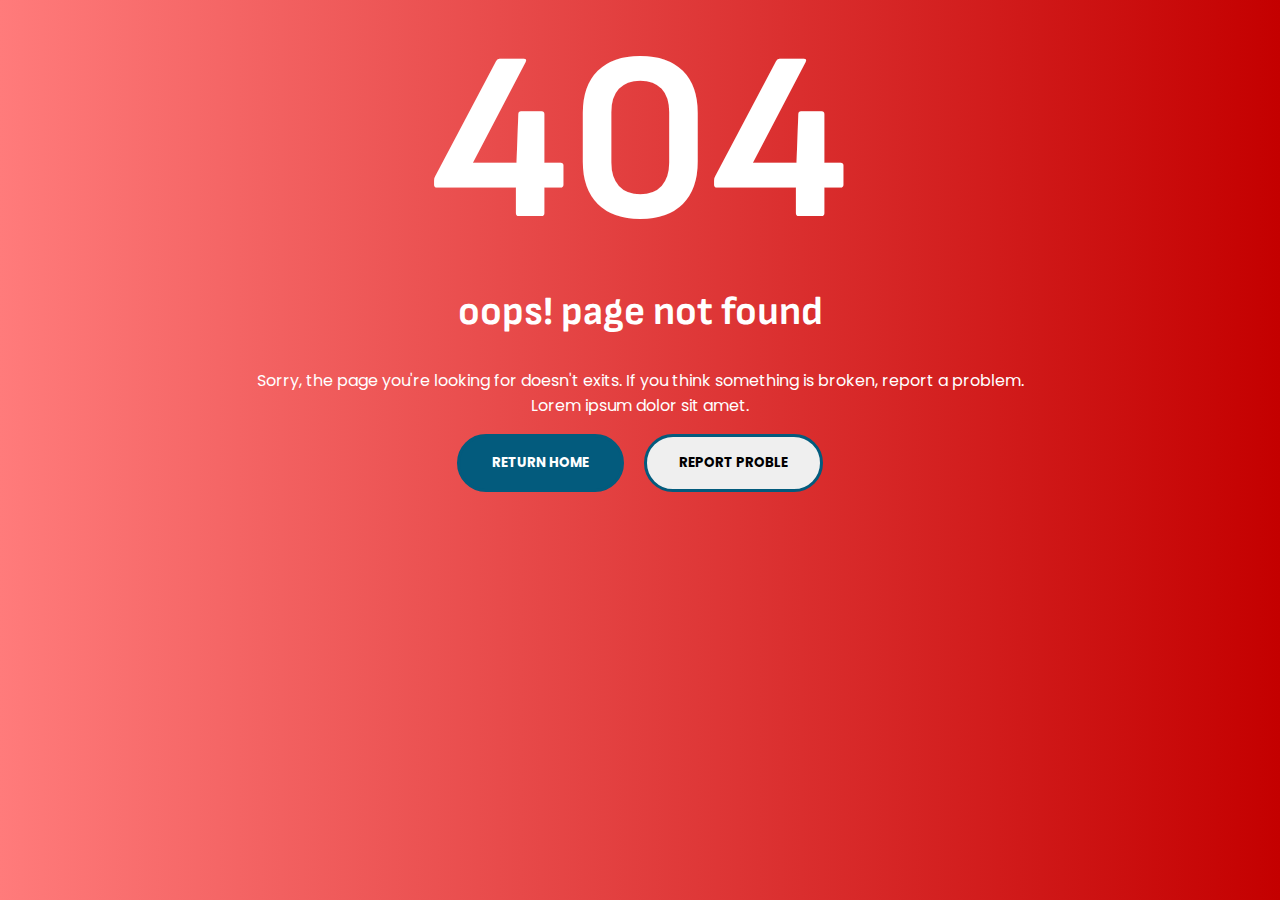
<file: Error-404/index.html>
<!DOCTYPE html>
<html lang="en">

<head>
    <meta charset="UTF-8">
    <meta http-equiv="X-UA-Compatible" content="IE=edge">
    <meta name="viewport" content="width=device-width, initial-scale=1.0">
    <link rel="stylesheet" href="style.css">
    <link rel="stylesheet" href="Responcive.css">
    <title> 404 Page Not Found </title>
</head>

<body>

    <section id="container">
        <h1 class="heading"> 404 </h1>
        <h3 class="sub-heading">oops! page not found</h3>
        <article>
            Sorry, the page you're looking for doesn't exits. If you think something is broken, report a problem.
            <p>Lorem ipsum dolor sit amet.</p>
        </article>
        <div class="buttons">
            <button class="btn active" id="home">return home</button>
            <button class="btn" id="report">report proble</button>
        </div>
    </section>

</body>
</html>
</file>
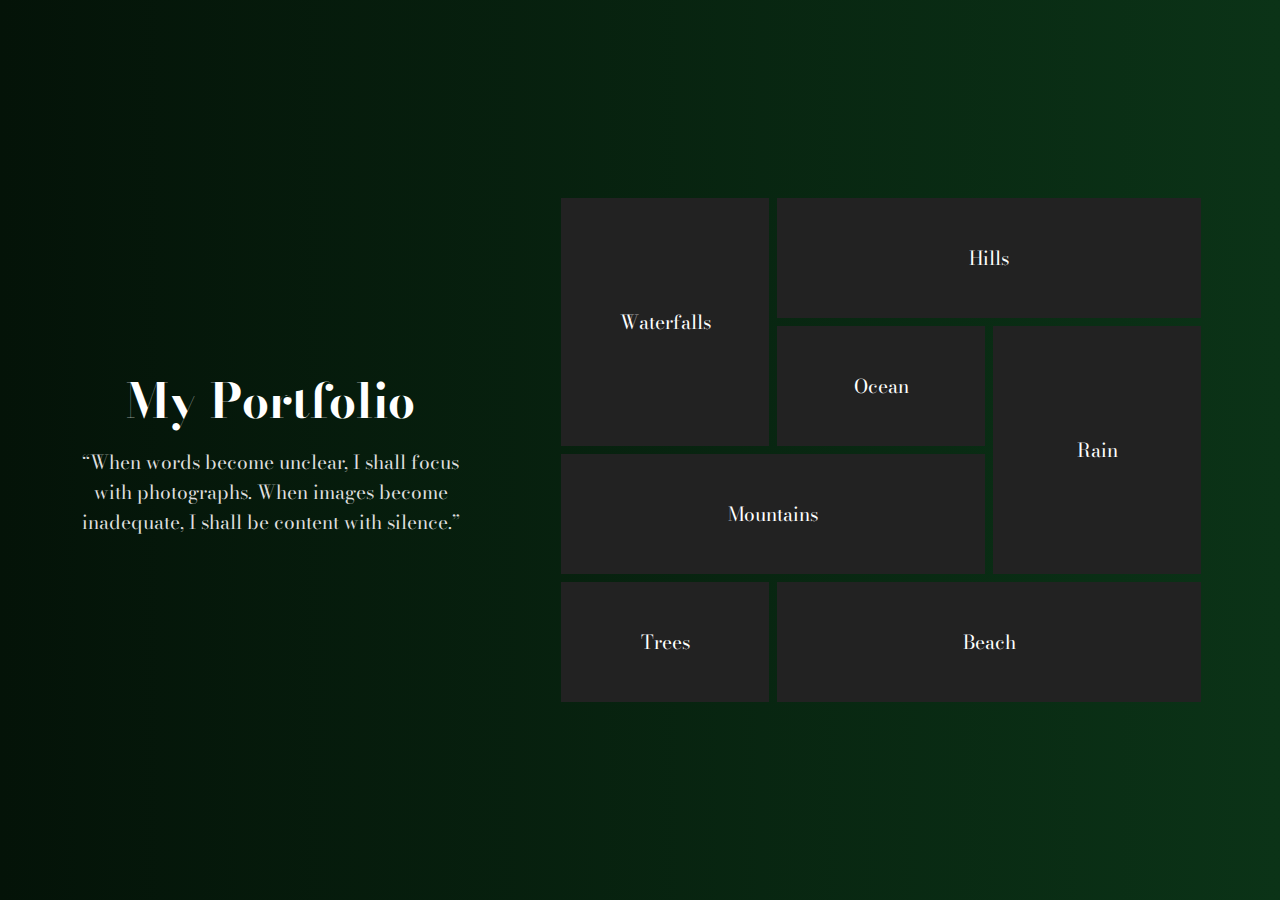
<file: grid-portfolio/index.html>
<!DOCTYPE html>
<html lang="en">

<head>
    <meta charset="UTF-8">
    <meta name="viewport" content="width=device-width, initial-scale=1.0">
    <title>grid-portfolio</title>
    <link rel="stylesheet" href="style.css">
</head>

<body>
    <div class="container">
        <div class="left-text">
            <h2 class="heading">My Portfolio</h2>
            <p class="subheading">“When words become unclear, I shall focus with photographs. When images become
                inadequate, I shall be content with silence.”</p>
        </div>
        <div class="gallery">
            <div class="box row-2"
                style="background-image: url(https://plus.unsplash.com/premium_photo-1669863283335-9370289707d7?q=80&w=1376&auto=format&fit=crop&ixlib=rb-4.0.3&ixid=M3wxMjA3fDB8MHxwaG90by1wYWdlfHx8fGVufDB8fHx8fA%3D%3D);">
                Waterfalls</div>
            <div class="box col-2"
                style="background-image: url(https://images.unsplash.com/photo-1439362204303-f36d565c4186?w=500&auto=format&fit=crop&q=60&ixlib=rb-4.0.3&ixid=M3wxMjA3fDB8MHxzZWFyY2h8MTJ8fGhpbGxzfGVufDB8fDB8fHww);">
                Hills</div>
            <div class="box"
                style="background-image: url(https://plus.unsplash.com/premium_photo-1667424094018-d54ce121be62?w=500&auto=format&fit=crop&q=60&ixlib=rb-4.0.3&ixid=M3wxMjA3fDB8MHxzZWFyY2h8NXx8b2NlYW58ZW58MHx8MHx8fDA%3D);">
                Ocean</div>
            <div class="box row-2"
                style="background-image: url(https://images.unsplash.com/photo-1518173946687-a4c8892bbd9f?w=500&auto=format&fit=crop&q=60&ixlib=rb-4.0.3&ixid=M3wxMjA3fDB8MHxzZWFyY2h8MTR8fG5hdHVyZXxlbnwwfHwwfHx8MA%3D%3D);">
                Rain</div>
            <div class="box col-2"
                style="background-image: url(https://images.unsplash.com/photo-1505765050516-f72dcac9c60e?w=500&auto=format&fit=crop&q=60&ixlib=rb-4.0.3&ixid=M3wxMjA3fDB8MHxzZWFyY2h8Mjh8fG5hdHVyZXxlbnwwfHwwfHx8MA%3D%3D);">
                Mountains</div>
            <div class="box"
                style="background-image: url(https://images.unsplash.com/photo-1426604966848-d7adac402bff?q=80&w=1470&auto=format&fit=crop&ixlib=rb-4.0.3&ixid=M3wxMjA3fDB8MHxwaG90by1wYWdlfHx8fGVufDB8fHx8fA%3D%3D);">
                Trees</div>
            <div class="box col-2"
                style="background-image: url(https://images.unsplash.com/photo-1507525428034-b723cf961d3e?w=500&auto=format&fit=crop&q=60&ixlib=rb-4.0.3&ixid=M3wxMjA3fDB8MHxzZWFyY2h8M3x8YmVhY2h8ZW58MHx8MHx8fDA%3D);">
                Beach</div>
        </div>
    </div>
</body>

</html>
</file>
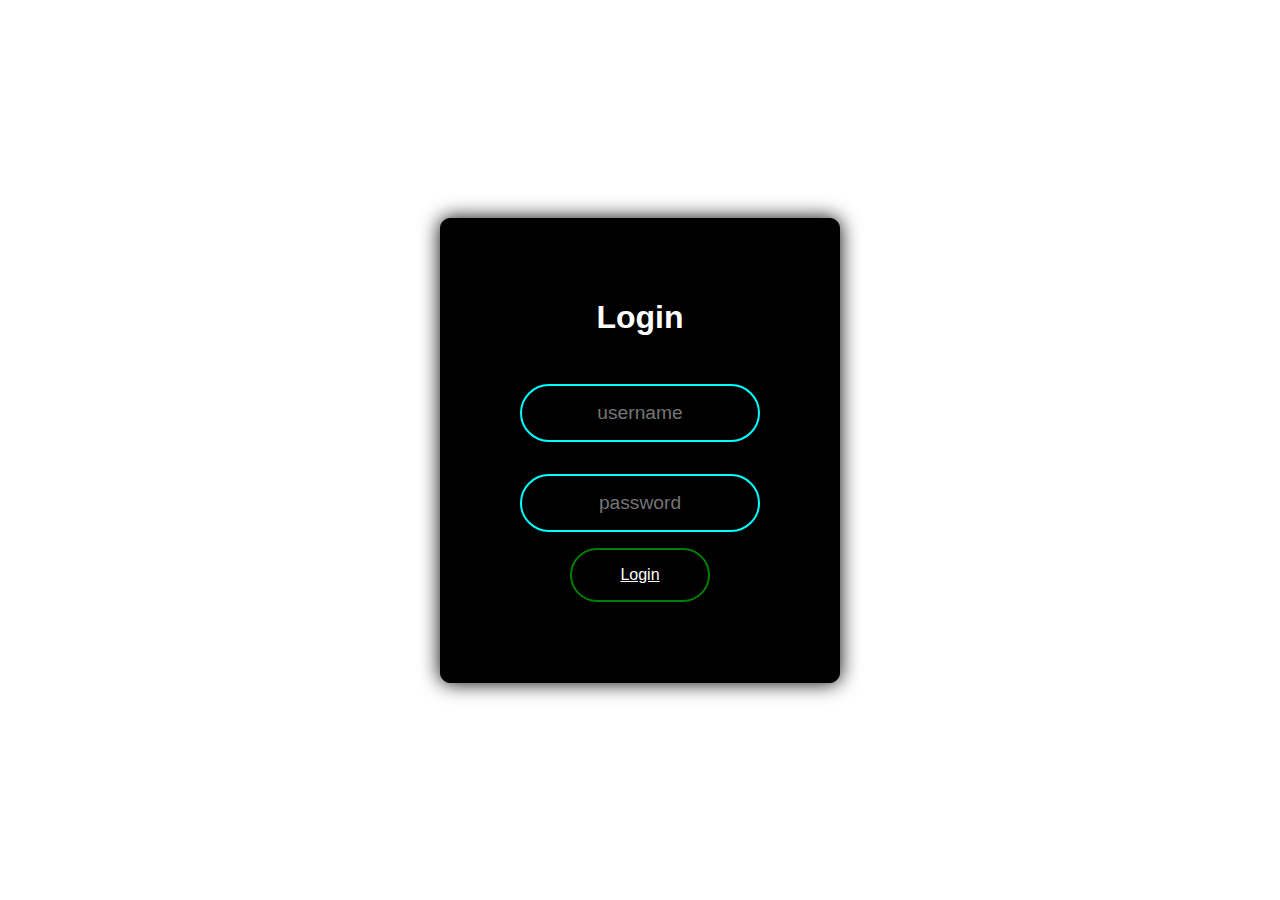
<file: login-page/index.html>
<!DOCTYPE html>
<html lang="en">

<head>
    <meta charset="UTF-8">
    <meta http-equiv="X-UA-Compatible" content="IE=edge">
    <meta name="viewport" content="width=device-width, initial-scale=1.0">
    <title> Animated Login Form </title>
    <link rel="stylesheet" href="style.css">
</head>

<body>

    <div class="form-container">
        <h2 class="login-title"> Login </h2>
        <input type="text" name="text" class="userName" placeholder="username">
        <input type="password" name="password" class="userPassword" placeholder="password">
        <button class="loginBtn"> Login </button>
    </div>

    <!-- Animated Login form using HTML and CSS by raju_webdev -->
</body>
</html>
</file>
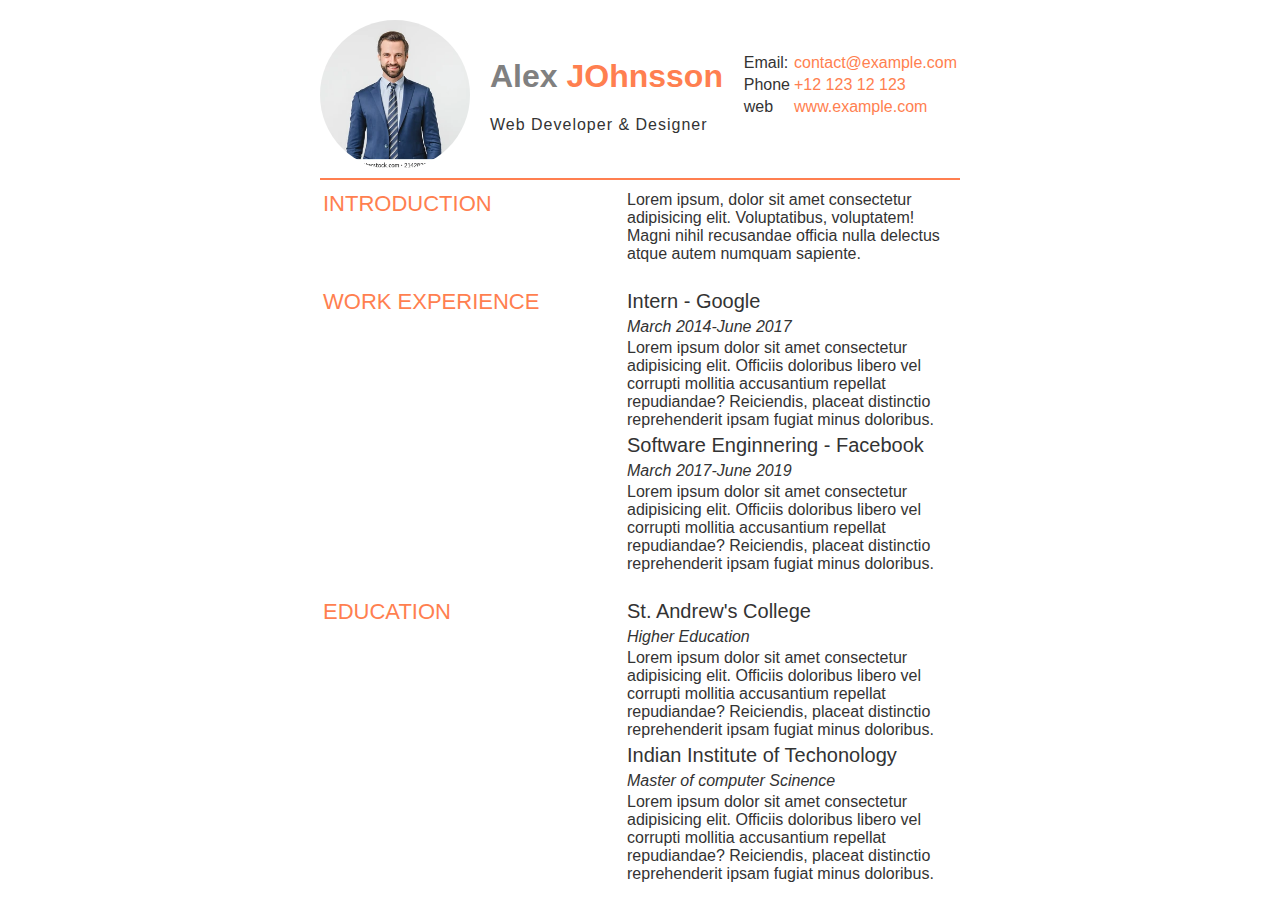
<file: portfolio/index.html>
<!DOCTYPE html>
<html lang="en">

<head>
    <meta charset="UTF-8">
    <meta name="viewport" content="width=device-width, initial-scale=1.0">
    <title>Document</title>
    <link rel="stylesheet" href="style.css">
</head>

<body>
    <div class="header">
        <!-- header -->
        <img class="face" src="portrait.webp">
        <div class="title">
            <h1 class="name">Alex <span class="coral">JOhnsson</span></h1>
            <div class="qualification">Web Developer & Designer</div>
        </div>

        <table>
            <tr>
                <td>Email:</td>
                <td class="coral">contact@example.com</td>
            </tr>
            <tr>
                <td>Phone</td>
                <td class="coral">+12 123 12 123</td>
            </tr>
            <tr>
                <td>web</td>
                <td class="coral">www.example.com</td>
            </tr>

        </table>
    </div>
    <!-- header Done -->

    <hr class="hrline">

    <table>
        <tr>
            <td class="table-heading">
                <div class="table-props">INTRODUCTION</div>
            </td>
            <td>Lorem ipsum, dolor sit amet consectetur adipisicing elit. Voluptatibus, voluptatem! Magni nihil
                recusandae officia nulla delectus atque autem numquam sapiente.</td>
        </tr>
    </table>

    <!-- Work Experience -->
    <table class="marginfix">
        <tr>
            <td class="table-heading">
                <div class="table-props">WORK EXPERIENCE</div>
            </td>
            <td>
                <div class="jobheading">Intern - Google</div>
                <div class="jobduration"><i>March 2014-June 2017</i></div>
                <div class="jobdescription">Lorem ipsum dolor sit amet consectetur adipisicing elit. Officiis doloribus libero vel corrupti
                    mollitia
                    accusantium repellat repudiandae? Reiciendis, placeat distinctio reprehenderit ipsam fugiat minus
                    doloribus.</div>
            </td>
        </tr>
        <tr>
            <td></td>
            <td>
                <div class="jobheading">Software Enginnering - Facebook</div>
                <div class="jobduration"><i>March 2017-June 2019</i></div>
                <div class="jobdescription">Lorem ipsum dolor sit amet consectetur adipisicing elit. Officiis doloribus libero vel corrupti
                    mollitia
                    accusantium repellat repudiandae? Reiciendis, placeat distinctio reprehenderit ipsam fugiat minus
                    doloribus.</div>
            </td>
        </tr>
    </table>

    <!-- Eduction -->

    <table class="marginfix">
        <tr>
            <td class="table-heading">
                <div class="table-props">EDUCATION</div>
            </td>
            <td>
                <div  class="jobheading">St. Andrew's College</div>
                <div class="jobduration"><i>Higher Education</i></div>
                <div class="jobdescription">Lorem ipsum dolor sit amet consectetur adipisicing elit. Officiis doloribus libero vel corrupti
                    mollitia
                    accusantium repellat repudiandae? Reiciendis, placeat distinctio reprehenderit ipsam fugiat minus
                    doloribus.</div>
            </td>
        </tr>
        <tr>
            <td></td>
            <td>
                <div  class="jobheading">Indian Institute of Techonology</div>
                <div class="jobduration"><i>Master of computer Scinence</i></div>
                <div class="jobdescription">Lorem ipsum dolor sit amet consectetur adipisicing elit. Officiis doloribus libero vel corrupti
                    mollitia
                    accusantium repellat repudiandae? Reiciendis, placeat distinctio reprehenderit ipsam fugiat minus
                    doloribus.</div>
            </td>
        </tr>
    </table>

</body>

</html>
</file>
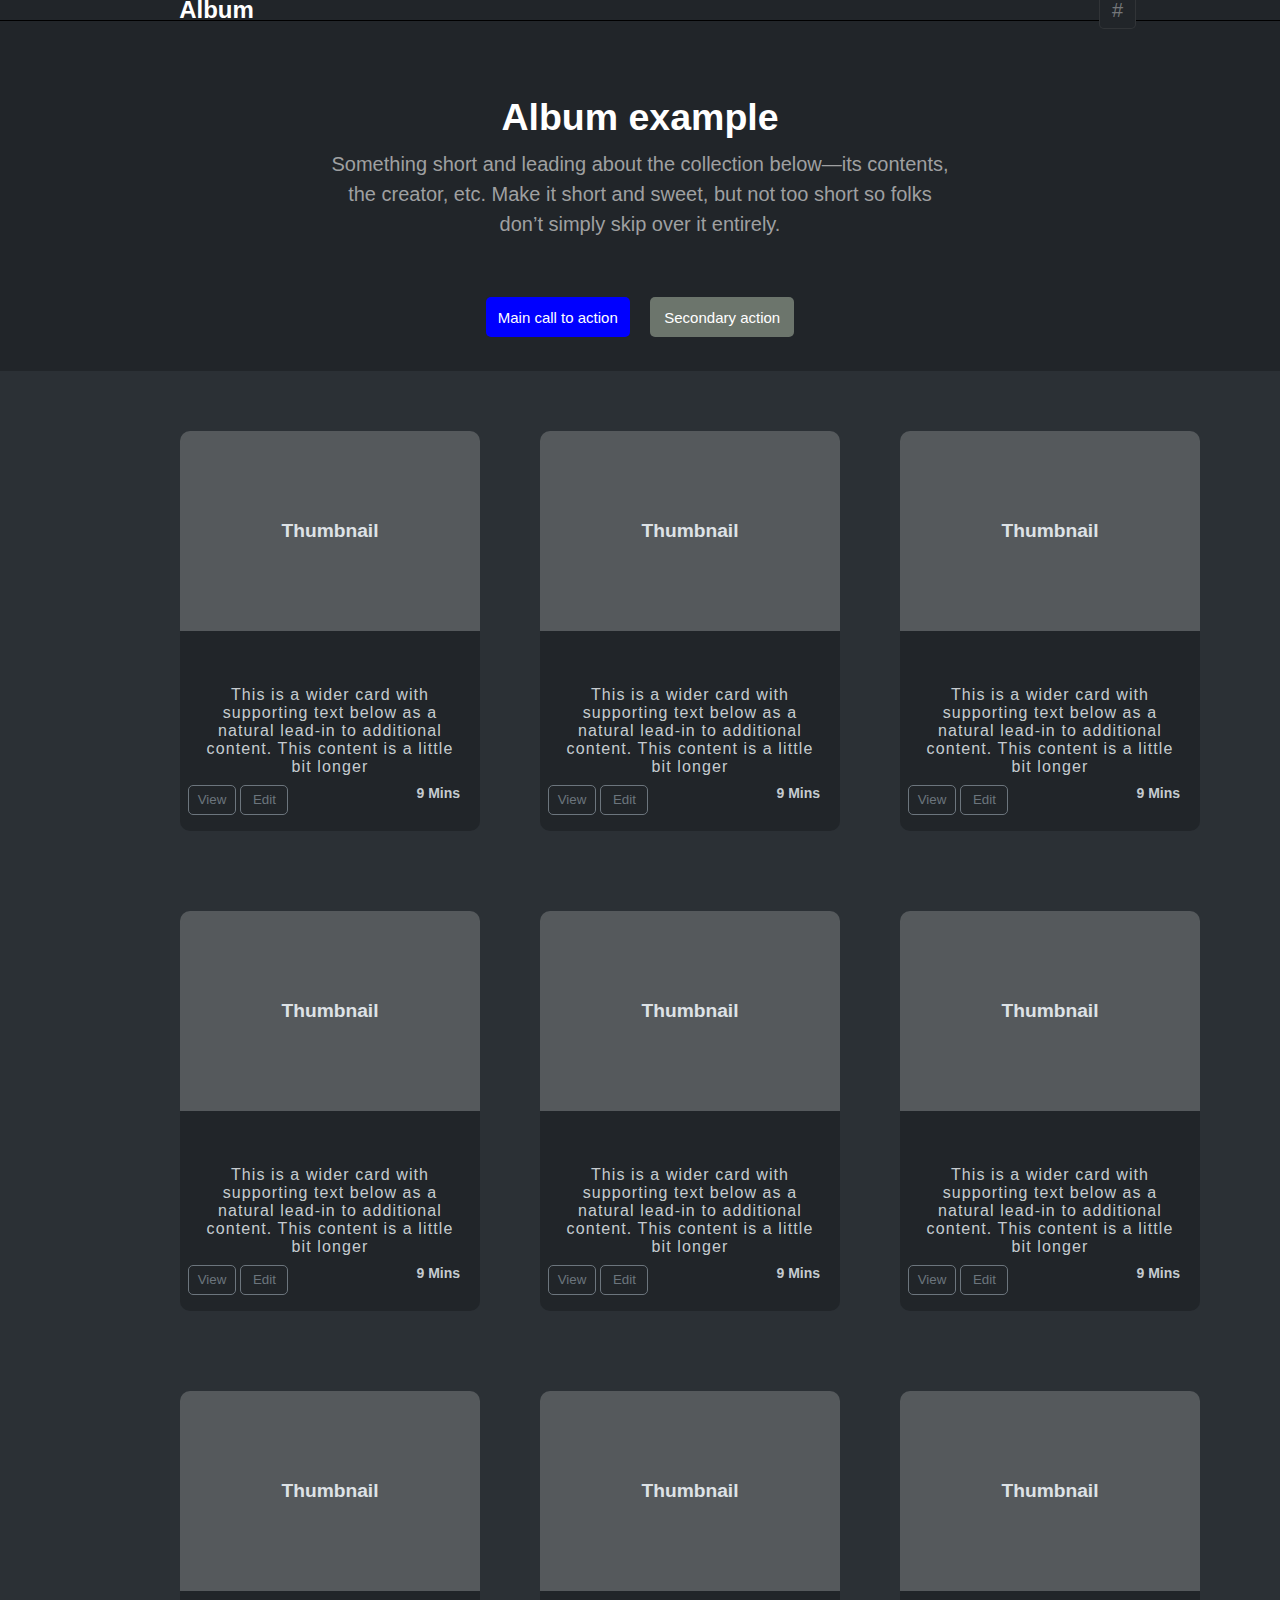
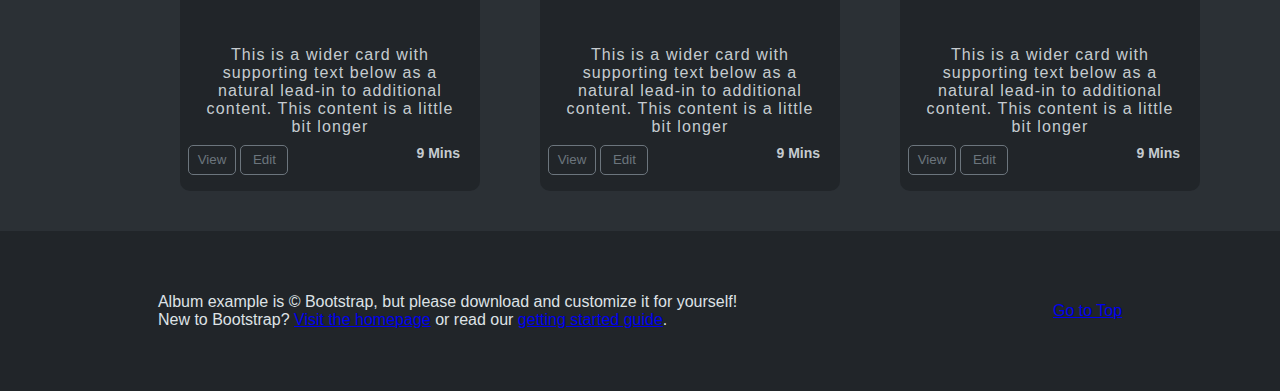
<file: Album-project/Webpage.html>
<!DOCTYPE html>
<html lang="en">

<head>
    <meta charset="UTF-8">
    <meta name="viewport" content="width=device-width, initial-scale=1.0">
    <title>Album</title>
    <link rel="stylesheet" href="style.css" />
    <link rel="stylesheet" href="https://cdnjs.cloudflare.com/ajax/libs/font-awesome/6.4.2/css/all.min.css"
        integrity="sha512-z3gLpd7yknf1YoNbCzqRKc4qyor8gaKU1qmn+CShxbuBusANI9QpRohGBreCFkKxLhei6S9CQXFEbbKuqLg0DA=="
        crossorigin="anonymous" referrerpolicy="no-referrer" />
</head>

<body>


    <div class="container">
        <div class="headers">
            <div class="logo">
                <i class="fa-solid fa-camera"></i>
            </div>

            <h2 class="header">Album</h2>
            <button class="right">#</button>

        </div>

        <div class="secondbox">
            <div class="content">
                <div class="heading">
                    <h2> Album example </h2>
                </div>
                <div class="para">
                    <p>
                        Something short and leading about the collection below—its contents, the creator, etc. Make it
                        short and sweet, but not too short so folks don’t simply skip over it entirely.
                    </p>
                </div>

                <div class="buttons">

                    <button class="btn1">Main call to action</button>
                    <button class="btn2">Secondary action</button>

                </div>
            </div>
        </div>




        <div class="thambnails">
            <div class="thambs">
                <div class="thamb">
                    <div class="box">
                        <h4>Thumbnail</h4>
                    </div>
                    <div class="text-btn">
                        <div class="text">
                            This is a wider card with supporting text below as a natural lead-in to additional content.
                            This
                            content is a little bit longer

                        </div>
                        <div class="midd-btn">
                            <button class="sm-btn">View</button>
                            <button class="sm-btn sec-btn">Edit</button>
                            <h6>9 Mins</h6>
                        </div>
                    </div>
                </div>
                <div class="thamb">
                    <div class="box">
                        <h4>Thumbnail</h4>
                    </div>
                    <div class="text-btn">
                        <div class="text">
                            This is a wider card with supporting text below as a natural lead-in to additional content.
                            This
                            content is a little bit longer

                        </div>
                        <div class="midd-btn">
                            <button class="sm-btn">View</button>
                            <button class="sm-btn sec-btn">Edit</button>
                            <h6>9 Mins</h6>
                        </div>
                    </div>
                </div>
                <div class="thamb">
                    <div class="box">
                        <h4>Thumbnail</h4>
                    </div>
                    <div class="text-btn">
                        <div class="text">
                            This is a wider card with supporting text below as a natural lead-in to additional content.
                            This
                            content is a little bit longer

                        </div>
                        <div class="midd-btn">
                            <button class="sm-btn">View</button>
                            <button class="sm-btn sec-btn">Edit</button>
                            <h6>9 Mins</h6>
                        </div>
                    </div>
                </div>
                <div class="thamb">
                    <div class="box">
                        <h4>Thumbnail</h4>
                    </div>
                    <div class="text-btn">
                        <div class="text">
                            This is a wider card with supporting text below as a natural lead-in to additional content.
                            This
                            content is a little bit longer

                        </div>
                        <div class="midd-btn">
                            <button class="sm-btn">View</button>
                            <button class="sm-btn sec-btn">Edit</button>
                            <h6>9 Mins</h6>
                        </div>
                    </div>
                </div>
                <div class="thamb">
                    <div class="box">
                        <h4>Thumbnail</h4>
                    </div>
                    <div class="text-btn">
                        <div class="text">
                            This is a wider card with supporting text below as a natural lead-in to additional content.
                            This
                            content is a little bit longer

                        </div>
                        <div class="midd-btn">
                            <button class="sm-btn">View</button>
                            <button class="sm-btn sec-btn">Edit</button>
                            <h6>9 Mins</h6>
                        </div>
                    </div>
                </div>
                <div class="thamb">
                    <div class="box">
                        <h4>Thumbnail</h4>
                    </div>
                    <div class="text-btn">
                        <div class="text">
                            This is a wider card with supporting text below as a natural lead-in to additional content.
                            This
                            content is a little bit longer

                        </div>
                        <div class="midd-btn">
                            <button class="sm-btn">View</button>
                            <button class="sm-btn sec-btn">Edit</button>
                            <h6>9 Mins</h6>
                        </div>
                    </div>
                </div>
                <div class="thamb">
                    <div class="box">
                        <h4>Thumbnail</h4>
                    </div>
                    <div class="text-btn">
                        <div class="text">
                            This is a wider card with supporting text below as a natural lead-in to additional content.
                            This
                            content is a little bit longer

                        </div>
                        <div class="midd-btn">
                            <button class="sm-btn">View</button>
                            <button class="sm-btn sec-btn">Edit</button>
                            <h6>9 Mins</h6>
                        </div>
                    </div>
                </div>
                <div class="thamb">
                    <div class="box">
                        <h4>Thumbnail</h4>
                    </div>
                    <div class="text-btn">
                        <div class="text">
                            This is a wider card with supporting text below as a natural lead-in to additional content.
                            This
                            content is a little bit longer

                        </div>
                        <div class="midd-btn">
                            <button class="sm-btn">View</button>
                            <button class="sm-btn sec-btn">Edit</button>
                            <h6>9 Mins</h6>
                        </div>
                    </div>
                </div>
                <div class="thamb">
                    <div class="box">
                        <h4>Thumbnail</h4>
                    </div>
                    <div class="text-btn">
                        <div class="text">
                            This is a wider card with supporting text below as a natural lead-in to additional content.
                            This
                            content is a little bit longer

                        </div>
                        <div class="midd-btn">
                            <button class="sm-btn">View</button>
                            <button class="sm-btn sec-btn">Edit</button>
                            <h6>9 Mins</h6>
                        </div>
                    </div>
                </div>


            </div>
        </div>

        <div class="footer">
            <div class="foottext">
                Album example is © Bootstrap, but please download and customize it for yourself! <br>
                New to Bootstrap? <a href="#">Visit the homepage</a> or read our <a href="#">getting started guide</a>.
            </div>
            <a href="#">Go to Top</a>
        </div>
    </div>




</body>

</html>

</html>
</file>
<file: Error-404/style.css>
@import url('https://fonts.googleapis.com/css2?family=Poppins&family=Sofia+Sans:wght@700&display=swap');

* {
    margin: 0;
    padding: 0;
    box-sizing: border-box;
}

body {
    background: linear-gradient(to right, rgb(255, 123, 123), rgb(196, 0, 0));
}

#container {
    display: flex;
    align-items: center;
    flex-direction: column;
    justify-content: center;
}

.heading {
    color: #fff;
    font-size: 15rem;
    text-align: center;
    font-family: 'Sofia Sans', sans-serif;
}
.heading:hover{
    color: yellow;
    transition: 2s;
        
}

.sub-heading {
    color: white;
    font-weight: bold;
    font-size: 2.5rem;
    text-align: center;
    margin-bottom: 2rem;
    font-family: 'Sofia Sans', sans-serif;
}

article {
    width: 80%;
    color: white;
    text-align: center;
    margin-bottom: 1rem;
    font-family: 'Poppins', sans-serif;
}

.btn {
    cursor: pointer;
    margin: 0 0.5rem;
    font-weight: bold;
    padding: 1rem 2rem;
    border-radius: 5rem;
    text-transform: uppercase;
    transition: all 0.2s linear;
    font-family: 'Poppins', sans-serif;
    border: 3px solid #035B7D;
}

.btn:hover {
    color: white;
    background-color: #035B7D;
}

.active {
    color: white;
    background-color: #035B7D;
}

.active:hover {
    color: #035B7D;
    background-color: transparent;
    border: 3px solid #035B7D;
}
</file>
<file: Error-404/Responcive.css>
@import url('https://fonts.googleapis.com/css2?family=Poppins&family=Sofia+Sans:wght@700&display=swap');

* {
    margin: 0;
    padding: 0;
    box-sizing: border-box;
}

body {
    background: linear-gradient(to right, rgb(255, 123, 123), rgb(196, 0, 0));
}

#container {
    display: flex;
    align-items: center;
    flex-direction: column;
    justify-content: center;
}

.heading {
    color: #fff;
    font-size: 15rem;
    text-align: center;
    font-family: 'Sofia Sans', sans-serif;
}
.heading:hover{
    color: yellow;
    transition: 2s;
        
}

.sub-heading {
    color: white;
    font-weight: bold;
    font-size: 2.5rem;
    text-align: center;
    margin-bottom: 2rem;
    font-family: 'Sofia Sans', sans-serif;
}

article {
    width: 80%;
    color: white;
    text-align: center;
    margin-bottom: 1rem;
    font-family: 'Poppins', sans-serif;
}

.btn {
    cursor: pointer;
    margin: 0 0.5rem;
    font-weight: bold;
    padding: 1rem 2rem;
    border-radius: 5rem;
    text-transform: uppercase;
    transition: all 0.2s linear;
    font-family: 'Poppins', sans-serif;
    border: 3px solid #035B7D;
}

.btn:hover {
    color: white;
    background-color: #035B7D;
}

.active {
    color: white;
    background-color: #035B7D;
}

.active:hover {
    color: #035B7D;
    background-color: transparent;
    border: 3px solid #035B7D;
}

/* ----- media query -------- */

@media screen and (max-width: 430px) {
    
    .heading {
        font-size: 10rem;
    }

    .buttons {
        display: flex;
        gap: 1.2rem;
        flex-direction: column;
    }
}
</file>
<file: grid-portfolio/style.css>
@import url('https://fonts.googleapis.com/css2?family=Bodoni+Moda:opsz,wght@6..96,400;6..96,900&display=swap');

* {
    margin: 0;
    padding: 0;
    box-sizing: border-box;
}

body {
    font-family: 'Bodoni Moda', serif;
    font-size: 1.2rem;
}

.container {
    min-height: 100vh;
    display: flex;
    justify-content: space-evenly;
    align-items: center;
    gap: 20px;
    background: linear-gradient(to right, #041308, #0b3317);
}

.left-text {
    flex-basis: 30%;
    /* border:1px solid white;
    border-radius: 16px; */

}

.left-text:hover {
    transition: all 1s ease-in-out;
    border: 1px solid white;
    border-radius: 20px;
    cursor: pointer;
}

.heading {
    font-size: 3rem;
    color: white;
    text-align: center;
}

.subheading {
    color: #ddd;
    margin-top: 10px;
    text-align: center;
}

.gallery {
    flex-basis: 50%;
    display: grid;
    gap: 8px;
    grid-template-columns: repeat(3, 1fr);
    grid-auto-rows: 120px;
    /* border: 1px solid white;
    border-radius: 16px;
    padding: 10px; */

}

.box {
    background-size: cover;
    background-position: top;
    color: white;
    display: flex;
    align-items: center;
    justify-content: center;
    background-color: #222;
    background-blend-mode: hard-light;
    transition: all 1s ease-in-out;
    cursor: pointer;
    }

.box:hover {
    background-color: #999;
    background-position: center;
    box-shadow: 0 0 4px #fff;


}

.row-2 {
    grid-row: span 2;
}

.col-2 {
    grid-column: span 2;
}

@media screen and (max-width: 1024px) {
    .container {
        flex-direction: column;
        padding-block: 20px;
    }
    .gallery {
        width: 100%;
        padding-inline: 12px;
        grid-auto-rows: 220px;
    }
    .box {
        grid-row: span 1;
        grid-column: span 3;
    }
}
</file>
<file: login-page/style.css>
* {
    margin: 0;
    padding: 0;
    box-sizing: border-box;
    font-family: 'Poppins', sans-serif;
}

body {
    display: flex;
    justify-content: center;
    align-items: center;
    width: 100%;
    height: 100vh;
}

.form-container {
    display: flex;
    justify-content: center;
    align-items: center;
    flex-direction: column;
    background-color: black;
    color: white;
    width: 25rem;
    border-radius: 10px;
    padding: 5em 2rem;
    box-shadow: 0px 0px 20px 0px black;
    border: 1px solid black;
}

.login-title {
    font-size: 2rem;
    margin-bottom: 2rem;
}

.userName,
.userPassword {
    text-align: center;
    border: 2px solid cyan;
    margin: 1rem;
    color: white;
    background: transparent;
    padding: 1rem 2rem;
    border-radius: 3rem;
    width: 15rem;
    font-size: 1.2rem;
    outline: none;
    transition: all .2s ease-in-out;
}

.userName:focus,
.userPassword:focus {
    width: 20rem;
    animation-name: colorChange;
    animation-duration: 10s;
    animation-iteration-count: infinite;
}

@keyframes colorChange {

    0% {
        border-color: green;
        color: green;
    }

    10% {
        border-color: yellow;
        color: yellow;

    }

    20% {
        border-color: hotpink;
        color: hotpink;
    }

    30% {
        border-color: red;
        color: red;
    }

    40% {
        border-color: purple;
        color: purple;
    }

    50% {
        border-color: yellow;
        color: yellow;

    }

    60% {
        border-color: cyan;
        color: cyan;
    }

    70% {
        border-color: skyblue;
        color: skyblue;
    }

    80% {
        border-color: pink;
        color: pink;
    }

    90% {
        border-color: red;
        color: red;
    }

    100% {
        border-color: yellow;
        color: yellow;
    }
}

.loginBtn {
    background: transparent;
    border: 2px solid green;
    padding: 1rem 3rem;
    border-radius: 6rem;
    text-decoration: underline;
    font-size: 1rem;
    color: white;
    cursor: pointer;
    transition: all .3s ease-in-out;
}

.loginBtn:hover {
    background: green;
    border: 2px solid green;
}
</file>
<file: portfolio/style.css>
body {

    font-family: "Montserrat", sans-serif;
    max-width: 50%;
    margin: auto;
    color: #333;

}

.header {

    display: flex;
    align-items: center;
}

.face {
    width: 150px;
    height: 150px;
    object-fit: cover;
    border-radius: 50%; 
    margin-top: 20px;
}

.title{
    flex: 1;
    margin-left: 20px;

}

.name {
    color: gray;

}
.coral{
    color: coral;
}

.qualification {
letter-spacing: 1px;
}

.hrline {
    color: coral;
    border: 1px solid;
}
.table-heading {
    min-width: 300px;
    display: block;
}

.table-props{
    font-size: 22px;
    color: coral;
}
.marginfix{
    margin-top: 20px;
}

.jobheading{
    font-size: 20px;
    line-height: 25px;
}
.jobduration {
    font-weight: 300;
    line-height: 25px;
}
.jobdescription{
    margin-top: 30;
}
</file>
<file: Album-project/style.css>
*{
  margin: 0;
  padding: 0;
  box-sizing: border-box;
}

body{
  font-family:'Gill Sans', 'Gill Sans MT', Calibri, 'Trebuchet MS', sans-serif ;
  
  
}
html {
  scroll-behavior: smooth;
}

.container{
/* background-color: black; */
  color: white;
  height: 100vh;
  width: 100vw;
}

.headers{
  background-color: #212529;
  color: #fff;
  display: flex;
  justify-content: space-between;
  align-items: center;
  padding-block: 10px;
  box-shadow: #0e1e251f 0 2px 4px, #0e1e2552 0 2px 4px;
  border-bottom: 1px solid black;

 
}

.header{
 position: absolute;
 left: 14%;
}

.logo{
  margin-left:9rem;
  font-size: 35px;
  color: wheat;
 
}

.right{
  position: absolute;
  right: 0;
  margin-right: 9rem;
  padding: 6px 12px;
  background: #212529;
  color: #ffffff62;
  border-radius: 5px;
  font-size: 20px;
  border: 0.1px solid #72727233;
  cursor: pointer;
 
}

.heading{
  font-size: 25px;
  text-align: center;
}

.secondbox{
  background-color: #212529;
  height: 350px;
  display: flex;
  justify-content: center;
  align-items: center;
}

.content{
  height: 200px;
  width: 70%;
}

.para{
  height: 100px;
  width: 70%;
  margin: auto;
  
}
.para p {
  color: #9fa0a1;
  font-size: 20px;
  padding-bottom: 16px;
  line-height: 1.5;
  text-align:justify;
  text-align: center;
}

.btn1{
  
  font-size: 15px;
  background-color: blue;
  color: white;
  border-radius: 5px;
  height: 2.5rem;
  width: 9rem;
  border: 0;
  cursor: pointer;
}
.buttons{
  display: flex;
  justify-content: center;
  align-items: center;
  flex-direction: column;
  display: block;
  text-align: center;
  

}

.btn2{
  font-size: 15px;
  background-color: #6c756c;
  color: white;
  border-radius: 5px;
  height: 2.5rem;
  width: 9rem;
  margin-top: 3rem;
  border: 0;
  cursor: pointer;
  margin-left: 1rem;
}

.thambnails{
  background: #2b3035;
  height: auto;
  display: flex;
  flex-wrap: wrap;

}




.thamb{
  margin: 20px 20px;
  margin-top: 20px;
  padding:  20px 10px;
  display: flex;
  flex-direction: column;
  justify-content: center;
  
  
}
.thamb:hover{
  box-shadow: rgba(149, 149, 167, 0.1) 0px 8px 24px, rgba(181, 181, 201, 0.1) 0px 16px 56px, rgba(196, 196, 212, 0.1) 0px 24px 80px;
  border-radius: 20px;
}

.thambs{
  display: flex;
  flex-wrap: wrap;
  margin-left: 150px;
  margin-top: 20px;
  
}

.box{
  display: flex;
  justify-content: center;
  align-items: center;
  height: 200px;
  width: 300px;
  background: #55595c;
  color: #dee2e6;
  font-size: larger;
 flex-wrap: wrap;
 
 border-top-right-radius: 10px;
 border-top-left-radius: 10px; 
 overflow: hidden;
} 


.text{
  background: #212529;
  color: #dee2e6e5;
  padding: 16px;
  letter-spacing: 1.1px;
  height: 200px;
  width: 300px;
  text-align: center;
  display: flex;
  flex-direction: column;
  justify-content: center;
  align-items: center;
  border-bottom-left-radius: 10px; 
  border-bottom-right-radius: 10px; 
}


.text-btn{
  position: relative;
}
.midd-btn{
  position: absolute;
  bottom: 1rem;
  margin-left: 0.5rem;
}

.midd-btn h6{
  float: right;
  position: relative;
  left: 8rem;
  font-size: 1rem;
  cursor: pointer;
  background: #212529;
  color: #dee2e6e5;
  font-size: 14px;
  
}

.sm-btn{
  padding: 5px;
  border-radius: 5px;
  cursor: pointer;
  margin: 0;
  color: #6c757d;
  background: transparent;
  border: 1px solid;
  width: 3rem;
  height: 1.9rem;
}


.sm-btn:hover{
  color: #dee2e6;
  background: #55595c
}
.footer{
  background-color: #212529;
  color: #dee2e6;
  text-align: left;
  height: 10rem;
  display: flex;
  justify-content: space-around;
  align-items: center;
}
.heading h2{
  padding: 0px 0px 10px;
}
</file>
